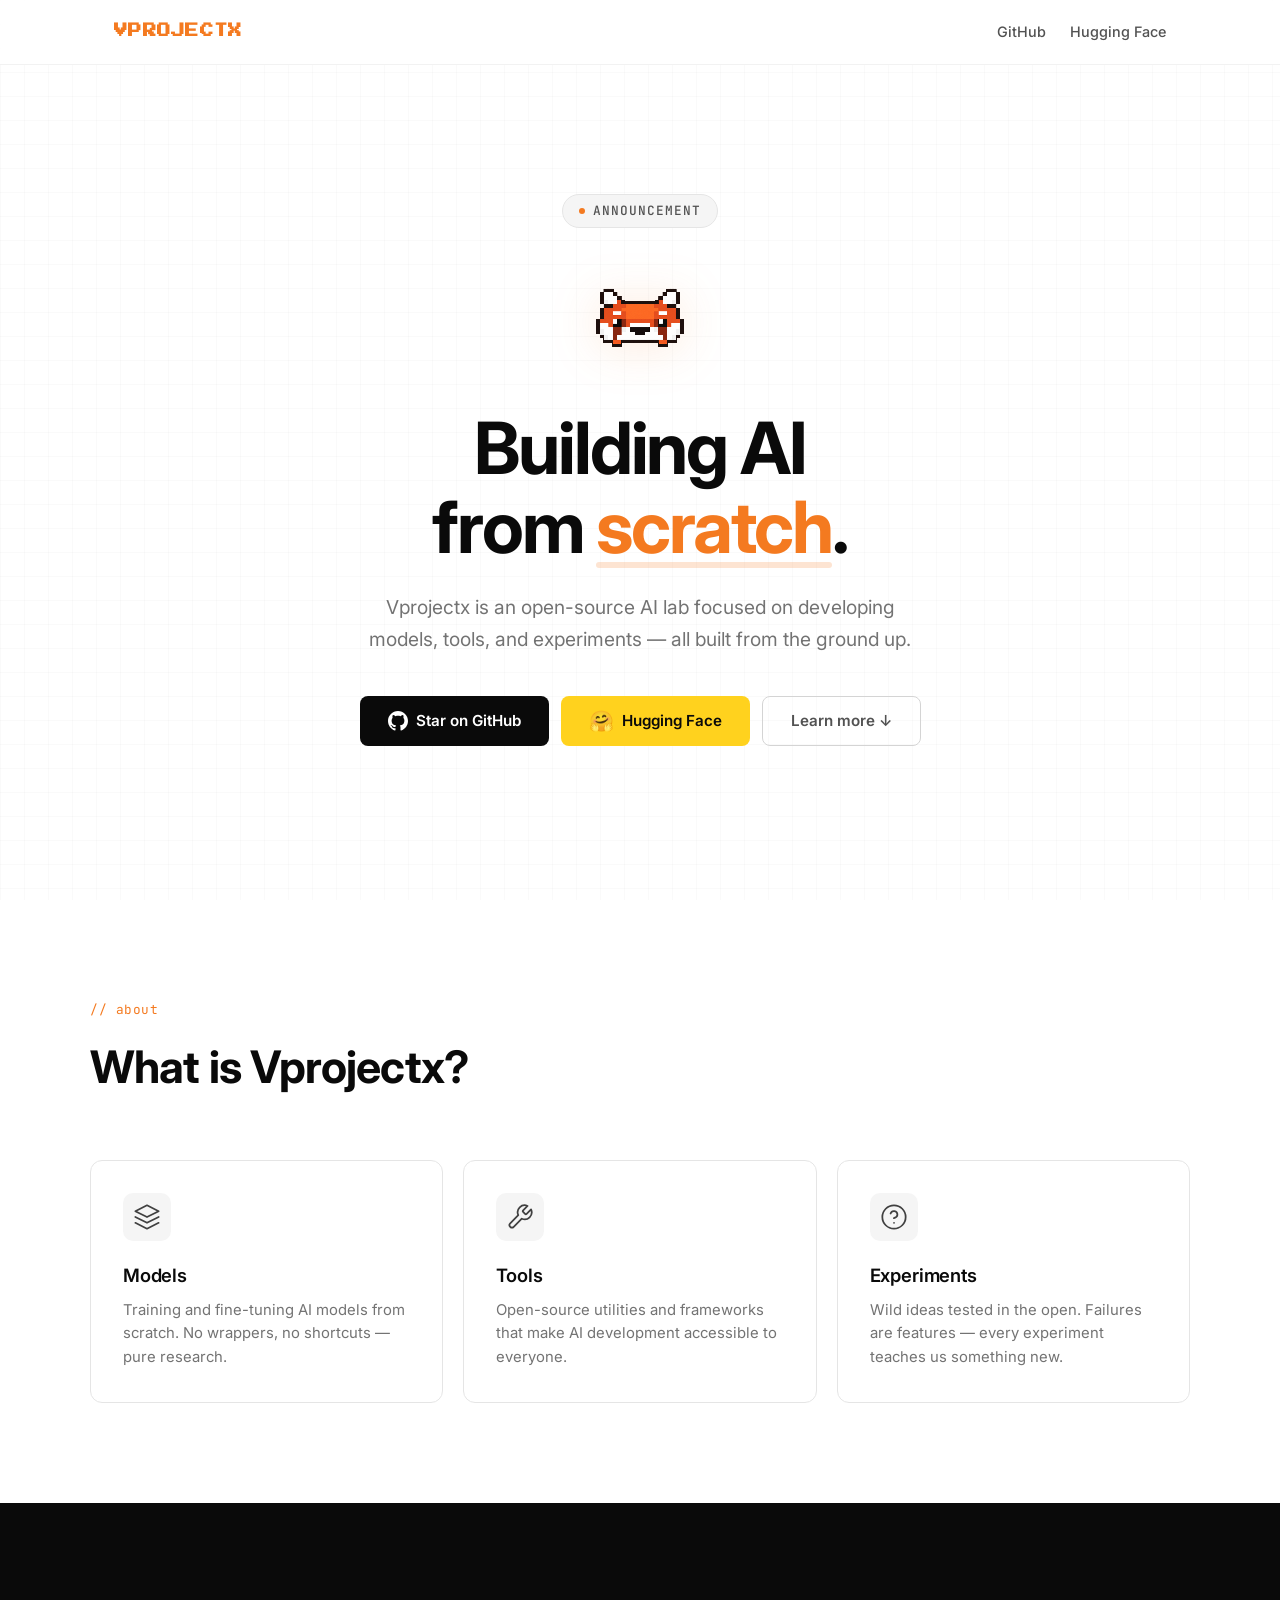
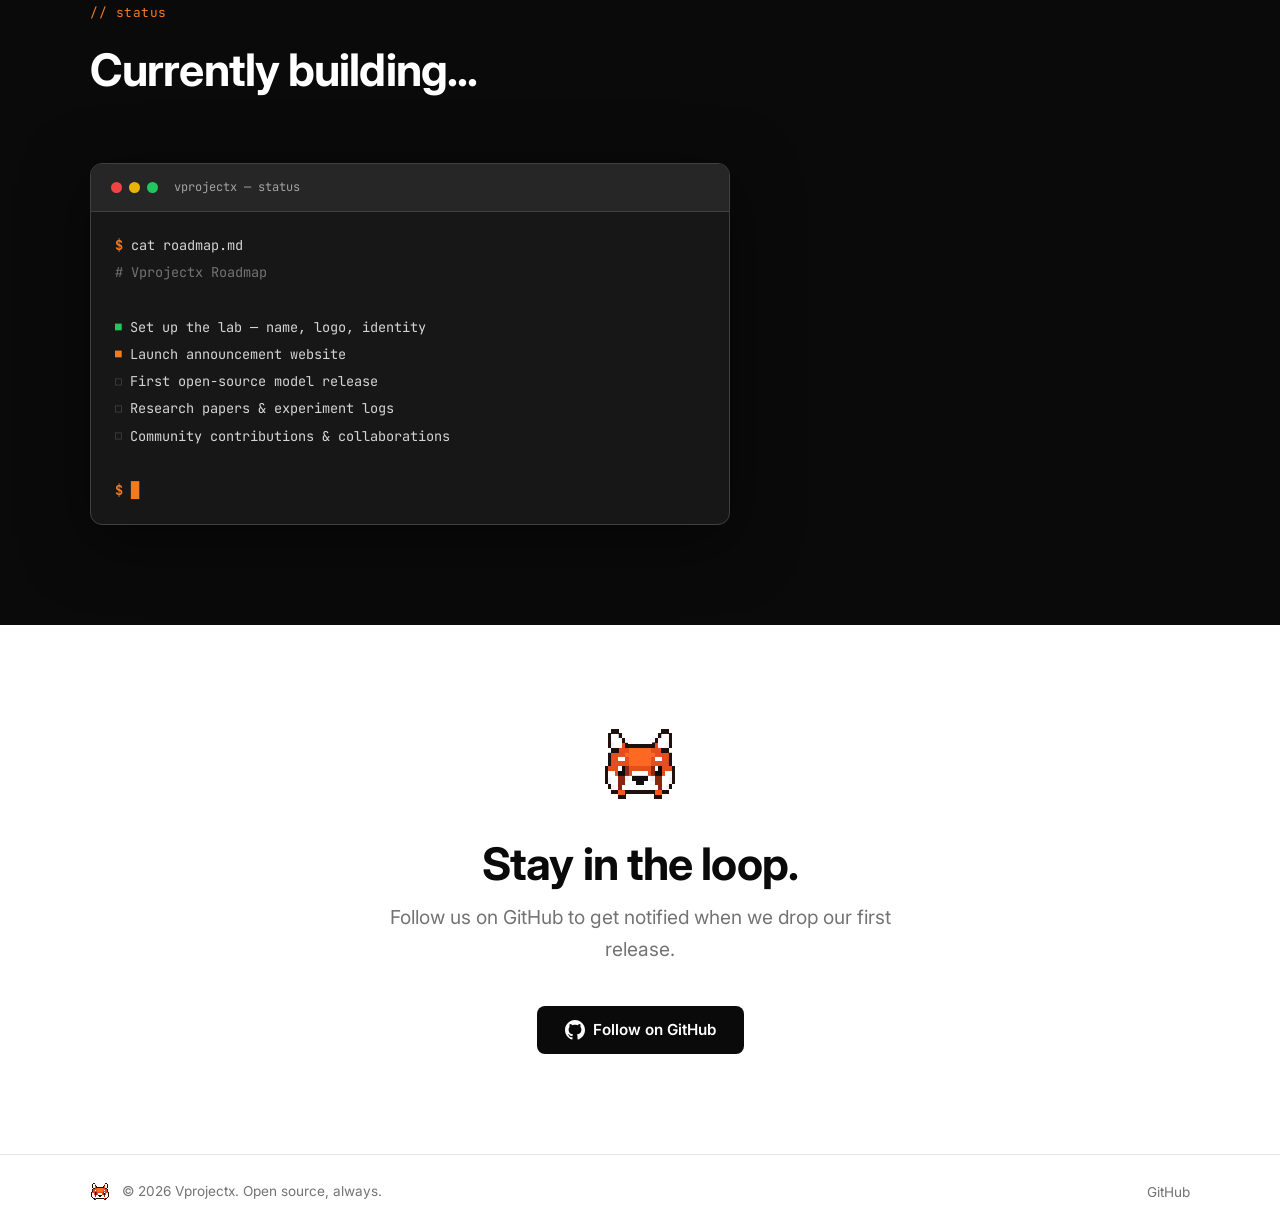
<file: index.html>
<!DOCTYPE html>
<html lang="en">

<head>
    <meta charset="UTF-8">
    <meta name="viewport" content="width=device-width, initial-scale=1.0">
    <title>Vprojectx — Open-Source AI Lab | vproject-ai-lab</title>
    <meta name="description"
        content="Vprojectx (vproject-ai-lab) is an open-source AI lab focused on developing models, tools, and experiments from scratch. Building AI from the ground up.">
    <meta name="keywords"
        content="vprojectx, Vprojectx, vproject-ai-lab, open source AI lab, AI models, AI tools, AI experiments, machine learning, deep learning, open source AI">
    <meta name="author" content="Vprojectx">

    <!-- Open Graph / Social -->
    <meta property="og:type" content="website">
    <meta property="og:title" content="Vprojectx — Open-Source AI Lab">
    <meta property="og:description" content="Building AI from scratch. Vprojectx is an open-source AI lab developing models, tools, and experiments from the ground up.">
    <meta property="og:image" content="https://vprojectx.vercel.app/assets/images/logo-full.png">
    <meta property="og:url" content="https://vprojectx.vercel.app/">
    <meta property="og:site_name" content="Vprojectx">

    <!-- Twitter Card -->
    <meta name="twitter:card" content="summary_large_image">
    <meta name="twitter:title" content="Vprojectx — Open-Source AI Lab">
    <meta name="twitter:description" content="Building AI from scratch. Open-source models, tools, and experiments.">
    <meta name="twitter:image" content="https://vprojectx.vercel.app/assets/images/logo-full.png">

    <!-- Canonical & Sitemap -->
    <link rel="canonical" href="https://vprojectx.vercel.app/">

    <link rel="icon" type="image/png" href="assets/images/mascot.png">
    <link rel="stylesheet" href="assets/style.css">
    <link rel="preconnect" href="https://fonts.googleapis.com">
    <link rel="preconnect" href="https://fonts.gstatic.com" crossorigin>
    <link
        href="https://fonts.googleapis.com/css2?family=Press+Start+2P&family=JetBrains+Mono:wght@400;500;700&family=Inter:wght@300;400;500;600;700&display=swap"
        rel="stylesheet">
</head>

<body>

    <!-- Pixel grid background -->
    <div class="pixel-grid" aria-hidden="true"></div>

    <!-- Navigation -->
    <nav class="nav">
        <div class="nav-inner">
            <a href="/" class="nav-logo">

                <span class="nav-name">Vprojectx</span>
            </a>
            <div class="nav-links">
                <a href="https://github.com/vprojectx-ai-lab" target="_blank" rel="noopener" class="nav-link">GitHub</a>
                <a href="https://huggingface.co/vprojectx" target="_blank" rel="noopener" class="nav-link">Hugging
                    Face</a>
            </div>
        </div>
    </nav>

    <!-- Hero -->
    <main>
        <section class="hero">
            <div class="hero-badge">
                <span class="badge-dot"></span>
                Announcement
            </div>

            <div class="hero-logo">
                <img src="assets/images/mascot.png" alt="Vprojectx mascot" class="hero-mascot-float">
            </div>

            <h1 class="hero-title">
                Building AI<br>from <span class="highlight">scratch</span>.
            </h1>

            <p class="hero-subtitle">
                Vprojectx is an open-source AI lab focused on developing
                models, tools, and experiments — all built from the ground up.
            </p>

            <div class="hero-actions">
                <a href="https://github.com/vprojectx" target="_blank" rel="noopener" class="btn btn-primary">
                    <svg width="20" height="20" viewBox="0 0 24 24" fill="currentColor">
                        <path
                            d="M12 0c-6.626 0-12 5.373-12 12 0 5.302 3.438 9.8 8.207 11.387.599.111.793-.261.793-.577v-2.234c-3.338.726-4.033-1.416-4.033-1.416-.546-1.387-1.333-1.756-1.333-1.756-1.089-.745.083-.729.083-.729 1.205.084 1.839 1.237 1.839 1.237 1.07 1.834 2.807 1.304 3.492.997.107-.775.418-1.305.762-1.604-2.665-.305-5.467-1.334-5.467-5.931 0-1.311.469-2.381 1.236-3.221-.124-.303-.535-1.524.117-3.176 0 0 1.008-.322 3.301 1.23.957-.266 1.983-.399 3.003-.404 1.02.005 2.047.138 3.006.404 2.291-1.552 3.297-1.23 3.297-1.23.653 1.653.242 2.874.118 3.176.77.84 1.235 1.911 1.235 3.221 0 4.609-2.807 5.624-5.479 5.921.43.372.823 1.102.823 2.222v3.293c0 .319.192.694.801.576 4.765-1.589 8.199-6.086 8.199-11.386 0-6.627-5.373-12-12-12z" />
                    </svg>
                    Star on GitHub
                </a>
                <a href="https://huggingface.co/vprojectx" target="_blank" rel="noopener"
                    class="btn btn-primary btn-hf">
                    <span style="font-size:1.25rem;line-height:1">🤗</span>
                    Hugging Face
                </a>
                <a href="#about" class="btn btn-secondary">Learn more ↓</a>
            </div>
        </section>

        <!-- About section -->
        <section class="section" id="about">
            <div class="section-inner">
                <div class="section-header">
                    <span class="section-tag">// about</span>
                    <h2 class="section-title">What is Vprojectx?</h2>
                </div>
                <div class="cards">
                    <div class="card">
                        <div class="card-icon">
                            <svg width="28" height="28" viewBox="0 0 24 24" fill="none" stroke="currentColor"
                                stroke-width="1.5" stroke-linecap="round" stroke-linejoin="round">
                                <path d="M12 2L2 7l10 5 10-5-10-5z" />
                                <path d="M2 17l10 5 10-5" />
                                <path d="M2 12l10 5 10-5" />
                            </svg>
                        </div>
                        <h3 class="card-title">Models</h3>
                        <p class="card-desc">Training and fine-tuning AI models from scratch. No wrappers, no shortcuts
                            — pure research.</p>
                    </div>
                    <div class="card">
                        <div class="card-icon">
                            <svg width="28" height="28" viewBox="0 0 24 24" fill="none" stroke="currentColor"
                                stroke-width="1.5" stroke-linecap="round" stroke-linejoin="round">
                                <path
                                    d="M14.7 6.3a1 1 0 0 0 0 1.4l1.6 1.6a1 1 0 0 0 1.4 0l3.77-3.77a6 6 0 0 1-7.94 7.94l-6.91 6.91a2.12 2.12 0 0 1-3-3l6.91-6.91a6 6 0 0 1 7.94-7.94l-3.76 3.76z" />
                            </svg>
                        </div>
                        <h3 class="card-title">Tools</h3>
                        <p class="card-desc">Open-source utilities and frameworks that make AI development accessible to
                            everyone.</p>
                    </div>
                    <div class="card">
                        <div class="card-icon">
                            <svg width="28" height="28" viewBox="0 0 24 24" fill="none" stroke="currentColor"
                                stroke-width="1.5" stroke-linecap="round" stroke-linejoin="round">
                                <circle cx="12" cy="12" r="10" />
                                <path d="M9.09 9a3 3 0 0 1 5.83 1c0 2-3 3-3 3" />
                                <line x1="12" y1="17" x2="12.01" y2="17" />
                            </svg>
                        </div>
                        <h3 class="card-title">Experiments</h3>
                        <p class="card-desc">Wild ideas tested in the open. Failures are features — every experiment
                            teaches us something new.</p>
                    </div>
                </div>
            </div>
        </section>

        <!-- Status section -->
        <section class="section section-dark">
            <div class="section-inner">
                <div class="section-header">
                    <span class="section-tag">// status</span>
                    <h2 class="section-title">Currently building...</h2>
                </div>
                <div class="terminal">
                    <div class="terminal-header">
                        <div class="terminal-dots">
                            <span class="dot dot-red"></span>
                            <span class="dot dot-yellow"></span>
                            <span class="dot dot-green"></span>
                        </div>
                        <span class="terminal-title">vprojectx — status</span>
                    </div>
                    <div class="terminal-body">
                        <div class="terminal-line">
                            <span class="t-prompt">$</span>
                            <span class="t-cmd">cat roadmap.md</span>
                        </div>
                        <div class="terminal-line">
                            <span class="t-comment"># Vprojectx Roadmap</span>
                        </div>
                        <div class="terminal-line"><br></div>
                        <div class="terminal-line">
                            <span class="t-status t-done">■</span>
                            <span class="t-text">Set up the lab — name, logo, identity</span>
                        </div>
                        <div class="terminal-line">
                            <span class="t-status t-progress">■</span>
                            <span class="t-text">Launch announcement website</span>
                        </div>
                        <div class="terminal-line">
                            <span class="t-status t-pending">□</span>
                            <span class="t-text">First open-source model release</span>
                        </div>
                        <div class="terminal-line">
                            <span class="t-status t-pending">□</span>
                            <span class="t-text">Research papers &amp; experiment logs</span>
                        </div>
                        <div class="terminal-line">
                            <span class="t-status t-pending">□</span>
                            <span class="t-text">Community contributions &amp; collaborations</span>
                        </div>
                        <div class="terminal-line"><br></div>
                        <div class="terminal-line">
                            <span class="t-prompt">$</span>
                            <span class="t-cursor">█</span>
                        </div>
                    </div>
                </div>
            </div>
        </section>

        <!-- CTA / Stay updated -->
        <section class="section">
            <div class="section-inner section-cta">
                <img src="assets/images/mascot.png" alt="" class="cta-mascot">
                <h2 class="section-title">Stay in the loop.</h2>
                <p class="hero-subtitle">Follow us on GitHub to get notified when we drop our first release.</p>
                <a href="https://github.com/vprojectx-ai-lab" target="_blank" rel="noopener" class="btn btn-primary">
                    <svg width="20" height="20" viewBox="0 0 24 24" fill="currentColor">
                        <path
                            d="M12 0c-6.626 0-12 5.373-12 12 0 5.302 3.438 9.8 8.207 11.387.599.111.793-.261.793-.577v-2.234c-3.338.726-4.033-1.416-4.033-1.416-.546-1.387-1.333-1.756-1.333-1.756-1.089-.745.083-.729.083-.729 1.205.084 1.839 1.237 1.839 1.237 1.07 1.834 2.807 1.304 3.492.997.107-.775.418-1.305.762-1.604-2.665-.305-5.467-1.334-5.467-5.931 0-1.311.469-2.381 1.236-3.221-.124-.303-.535-1.524.117-3.176 0 0 1.008-.322 3.301 1.23.957-.266 1.983-.399 3.003-.404 1.02.005 2.047.138 3.006.404 2.291-1.552 3.297-1.23 3.297-1.23.653 1.653.242 2.874.118 3.176.77.84 1.235 1.911 1.235 3.221 0 4.609-2.807 5.624-5.479 5.921.43.372.823 1.102.823 2.222v3.293c0 .319.192.694.801.576 4.765-1.589 8.199-6.086 8.199-11.386 0-6.627-5.373-12-12-12z" />
                    </svg>
                    Follow on GitHub
                </a>
            </div>
        </section>
    </main>

    <!-- Footer -->
    <footer class="footer">
        <div class="footer-inner">
            <div class="footer-left">
                <img src="assets/images/mascot.png" alt="" class="footer-mascot">
                <span>© 2026 Vprojectx. Open source, always.</span>
            </div>
            <div class="footer-right">
                <a href="https://github.com/vprojectx" target="_blank" rel="noopener">GitHub</a>
            </div>
        </div>
    </footer>

    <script src="assets/script.js"></script>
</body>

</html>
</file>
<file: assets/style.css>
/* ============================================
   Vprojectx — Announcement Page Styles
   Minimal black & white + orange accent
   ============================================ */

/* --- Reset & Base --- */
*,
*::before,
*::after {
    margin: 0;
    padding: 0;
    box-sizing: border-box;
}

:root {
    --white: #ffffff;
    --black: #0a0a0a;
    --gray-50: #fafafa;
    --gray-100: #f5f5f5;
    --gray-200: #e5e5e5;
    --gray-300: #d4d4d4;
    --gray-400: #a3a3a3;
    --gray-500: #737373;
    --gray-600: #525252;
    --gray-700: #404040;
    --gray-800: #262626;
    --gray-900: #171717;
    --gray-950: #0a0a0a;
    --orange: #f47a20;
    --orange-light: #ff9a44;
    --orange-dark: #d4671a;
    --green: #22c55e;
    --yellow: #eab308;
    --red: #ef4444;
    --font-pixel: 'Press Start 2P', cursive;
    --font-sans: 'Inter', -apple-system, BlinkMacSystemFont, 'Segoe UI', sans-serif;
    --font-mono: 'JetBrains Mono', 'Fira Code', 'Cascadia Code', monospace;
}

html {
    scroll-behavior: smooth;
    -webkit-font-smoothing: antialiased;
    -moz-osx-font-smoothing: grayscale;
}

body {
    font-family: var(--font-sans);
    background: var(--white);
    color: var(--black);
    line-height: 1.6;
    overflow-x: hidden;
}

a {
    color: inherit;
    text-decoration: none;
}

img {
    display: block;
    max-width: 100%;
    image-rendering: pixelated;
    /* keep pixel art crisp */
}

/* --- Pixel Grid Background --- */
.pixel-grid {
    position: fixed;
    inset: 0;
    z-index: -1;
    background-image:
        linear-gradient(rgba(0, 0, 0, 0.02) 1px, transparent 1px),
        linear-gradient(90deg, rgba(0, 0, 0, 0.02) 1px, transparent 1px);
    background-size: 24px 24px;
    pointer-events: none;
}

/* --- Navigation --- */
.nav {
    position: fixed;
    top: 0;
    left: 0;
    right: 0;
    z-index: 100;
    background: rgba(255, 255, 255, 0.85);
    backdrop-filter: blur(20px);
    -webkit-backdrop-filter: blur(20px);
    border-bottom: 1px solid var(--gray-200);
}

.nav-inner {
    max-width: 1100px;
    margin: 0 auto;
    padding: 0 24px;
    height: 64px;
    display: flex;
    align-items: center;
    justify-content: space-between;
}

.nav-logo {
    display: flex;
    align-items: center;
    gap: 10px;
    font-weight: 700;
    font-size: 1.1rem;
    letter-spacing: -0.02em;
}

.nav-mascot {
    width: 32px;
    height: 32px;
    object-fit: contain;
}

.nav-name {
    font-family: var(--font-pixel);
    font-weight: 700;
    font-size: 0.85rem;
    color: var(--black);
    text-transform: uppercase;
    letter-spacing: 0.02em;
}

.nav-links {
    display: flex;
    align-items: center;
    gap: 24px;
}

.nav-link {
    font-size: 0.9rem;
    font-weight: 500;
    color: var(--gray-600);
    transition: color 0.2s;
}

.nav-link:hover {
    color: var(--black);
}

/* --- Buttons --- */
.btn {
    display: inline-flex;
    align-items: center;
    gap: 8px;
    padding: 12px 28px;
    border-radius: 8px;
    font-size: 0.95rem;
    font-weight: 600;
    transition: all 0.2s ease;
    cursor: pointer;
    border: none;
    font-family: var(--font-sans);
}

.btn-primary {
    background: var(--black);
    color: var(--white);
}

.btn-primary:hover {
    background: var(--gray-800);
    transform: translateY(-1px);
    box-shadow: 0 4px 20px rgba(0, 0, 0, 0.15);
}

.btn-hf {
    background: #FFD21E;
    color: var(--black);
}

.btn-hf:hover {
    background: #f0c400;
    transform: translateY(-1px);
    box-shadow: 0 4px 20px rgba(255, 210, 30, 0.3);
}

.btn-secondary {
    background: transparent;
    color: var(--gray-600);
    border: 1px solid var(--gray-300);
}

.btn-secondary:hover {
    border-color: var(--gray-400);
    color: var(--black);
}

/* --- Hero --- */
.hero {
    min-height: 100vh;
    display: flex;
    flex-direction: column;
    align-items: center;
    justify-content: center;
    text-align: center;
    padding: 120px 24px 80px;
}

.hero-badge {
    display: inline-flex;
    align-items: center;
    gap: 8px;
    padding: 6px 16px;
    background: var(--gray-100);
    border: 1px solid var(--gray-200);
    border-radius: 100px;
    font-size: 0.8rem;
    font-weight: 500;
    color: var(--gray-600);
    margin-bottom: 40px;
    font-family: var(--font-mono);
    text-transform: uppercase;
    letter-spacing: 0.08em;
}

.badge-dot {
    width: 6px;
    height: 6px;
    border-radius: 50%;
    background: var(--orange);
    animation: pulse 2s ease-in-out infinite;
}

@keyframes pulse {

    0%,
    100% {
        opacity: 1;
    }

    50% {
        opacity: 0.3;
    }
}

.hero-logo {
    margin-bottom: 40px;
    animation: fadeInUp 0.8s ease-out;
}

.nav-name {
    color: var(--orange);
}

.hero-mascot-float {
    width: 100px;
    height: 100px;
    object-fit: contain;
    filter: drop-shadow(0 4px 24px rgba(244, 122, 32, 0.15));
    animation: float 3s ease-in-out infinite;
}

.hero-title {
    font-size: clamp(2.5rem, 6vw, 4.5rem);
    font-weight: 700;
    letter-spacing: -0.03em;
    line-height: 1.1;
    margin-bottom: 24px;
    animation: fadeInUp 0.8s ease-out 0.1s both;
}

.highlight {
    position: relative;
    color: var(--orange);
}

.highlight::after {
    content: '';
    position: absolute;
    bottom: 2px;
    left: 0;
    right: 0;
    height: 6px;
    background: var(--orange);
    opacity: 0.2;
    border-radius: 3px;
}

.hero-subtitle {
    font-size: clamp(1rem, 2vw, 1.2rem);
    color: var(--gray-500);
    max-width: 560px;
    margin: 0 auto 40px;
    line-height: 1.7;
    animation: fadeInUp 0.8s ease-out 0.2s both;
}

.hero-actions {
    display: flex;
    gap: 12px;
    flex-wrap: wrap;
    justify-content: center;
    animation: fadeInUp 0.8s ease-out 0.3s both;
}

@keyframes fadeInUp {
    from {
        opacity: 0;
        transform: translateY(20px);
    }

    to {
        opacity: 1;
        transform: translateY(0);
    }
}

/* --- Sections --- */
.section {
    padding: 100px 24px;
}

.section-dark {
    background: var(--gray-950);
    color: var(--white);
}

.section-inner {
    max-width: 1100px;
    margin: 0 auto;
}

.section-header {
    margin-bottom: 56px;
}

.section-tag {
    display: block;
    font-family: var(--font-mono);
    font-size: 0.8rem;
    color: var(--orange);
    margin-bottom: 12px;
    letter-spacing: 0.04em;
}

.section-title {
    font-size: clamp(1.8rem, 4vw, 2.8rem);
    font-weight: 700;
    letter-spacing: -0.02em;
}

/* --- Cards --- */
.cards {
    display: grid;
    grid-template-columns: repeat(auto-fit, minmax(280px, 1fr));
    gap: 20px;
}

.card {
    padding: 32px;
    border: 1px solid var(--gray-200);
    border-radius: 12px;
    transition: all 0.25s ease;
    background: var(--white);
}

.card:hover {
    border-color: var(--gray-300);
    box-shadow: 0 8px 32px rgba(0, 0, 0, 0.06);
    transform: translateY(-2px);
}

.card-icon {
    width: 48px;
    height: 48px;
    display: flex;
    align-items: center;
    justify-content: center;
    background: var(--gray-100);
    border-radius: 10px;
    margin-bottom: 20px;
    color: var(--gray-700);
}

.card-title {
    font-size: 1.15rem;
    font-weight: 600;
    margin-bottom: 8px;
    letter-spacing: -0.01em;
}

.card-desc {
    font-size: 0.93rem;
    color: var(--gray-500);
    line-height: 1.6;
}

/* --- Terminal --- */
.terminal {
    background: var(--gray-900);
    border: 1px solid var(--gray-700);
    border-radius: 12px;
    overflow: hidden;
    max-width: 640px;
    box-shadow: 0 16px 64px rgba(0, 0, 0, 0.5);
}

.terminal-header {
    display: flex;
    align-items: center;
    gap: 16px;
    padding: 14px 20px;
    background: var(--gray-800);
    border-bottom: 1px solid var(--gray-700);
}

.terminal-dots {
    display: flex;
    gap: 7px;
}

.dot {
    width: 11px;
    height: 11px;
    border-radius: 50%;
}

.dot-red {
    background: var(--red);
}

.dot-yellow {
    background: var(--yellow);
}

.dot-green {
    background: var(--green);
}

.terminal-title {
    font-family: var(--font-mono);
    font-size: 0.75rem;
    color: var(--gray-400);
}

.terminal-body {
    padding: 20px 24px;
    font-family: var(--font-mono);
    font-size: 0.85rem;
    line-height: 2;
}

.terminal-line {
    display: flex;
    gap: 8px;
    align-items: center;
}

.t-prompt {
    color: var(--orange);
    font-weight: 700;
}

.t-cmd {
    color: var(--gray-300);
}

.t-comment {
    color: var(--gray-500);
}

.t-status {
    font-size: 0.7rem;
}

.t-done {
    color: var(--green);
}

.t-progress {
    color: var(--orange);
}

.t-pending {
    color: var(--gray-600);
}

.t-text {
    color: var(--gray-300);
}

.t-cursor {
    color: var(--orange);
    animation: blink 1s step-end infinite;
}

@keyframes blink {
    50% {
        opacity: 0;
    }
}

/* --- CTA Section --- */
.section-cta {
    text-align: center;
    display: flex;
    flex-direction: column;
    align-items: center;
}

.cta-mascot {
    width: 80px;
    height: 80px;
    margin-bottom: 24px;
    animation: float 3s ease-in-out infinite;
}

@keyframes float {

    0%,
    100% {
        transform: translateY(0);
    }

    50% {
        transform: translateY(-8px);
    }
}

/* --- Footer --- */
.footer {
    border-top: 1px solid var(--gray-200);
    padding: 24px;
}

.footer-inner {
    max-width: 1100px;
    margin: 0 auto;
    display: flex;
    align-items: center;
    justify-content: space-between;
}

.footer-left {
    display: flex;
    align-items: center;
    gap: 12px;
    font-size: 0.85rem;
    color: var(--gray-500);
}

.footer-mascot {
    width: 20px;
    height: 20px;
}

.footer-right a {
    font-size: 0.85rem;
    color: var(--gray-500);
    transition: color 0.2s;
}

.footer-right a:hover {
    color: var(--black);
}

/* --- Scroll Animations --- */
.section {
    opacity: 0;
    transform: translateY(30px);
    transition: opacity 0.7s ease, transform 0.7s ease;
}

.section.visible {
    opacity: 1;
    transform: translateY(0);
}

/* --- Responsive --- */
@media (max-width: 640px) {
    .nav-inner {
        padding: 0 16px;
    }

    .hero {
        padding: 100px 20px 60px;
    }

    .logo-img {
        width: 200px;
    }

    .hero-actions {
        flex-direction: column;
        width: 100%;
        max-width: 320px;
    }

    .btn {
        width: 100%;
        justify-content: center;
    }

    .section {
        padding: 64px 20px;
    }

    .cards {
        grid-template-columns: 1fr;
    }

    .terminal-body {
        font-size: 0.75rem;
        padding: 16px;
    }

    .footer-inner {
        flex-direction: column;
        gap: 12px;
        text-align: center;
    }

    .nav-name {
        color: var(--orange);
    }
}
</file>
